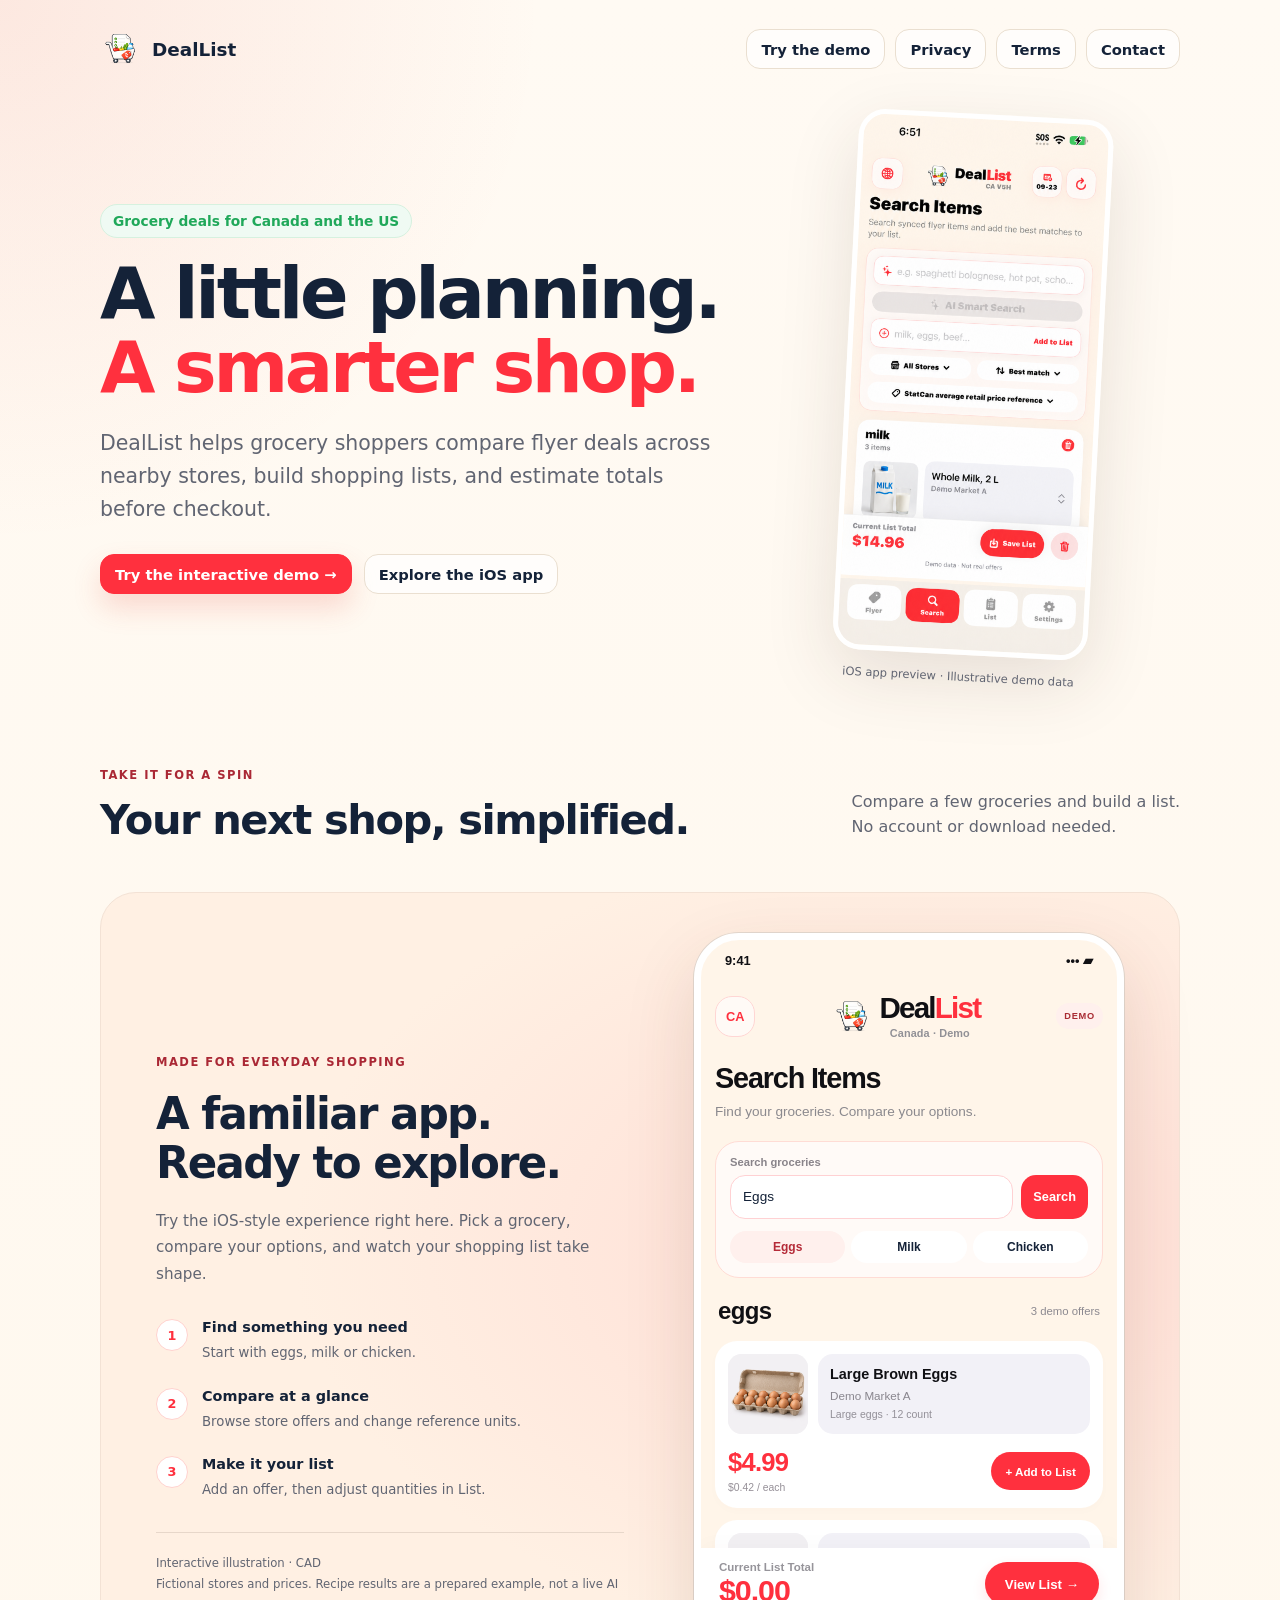
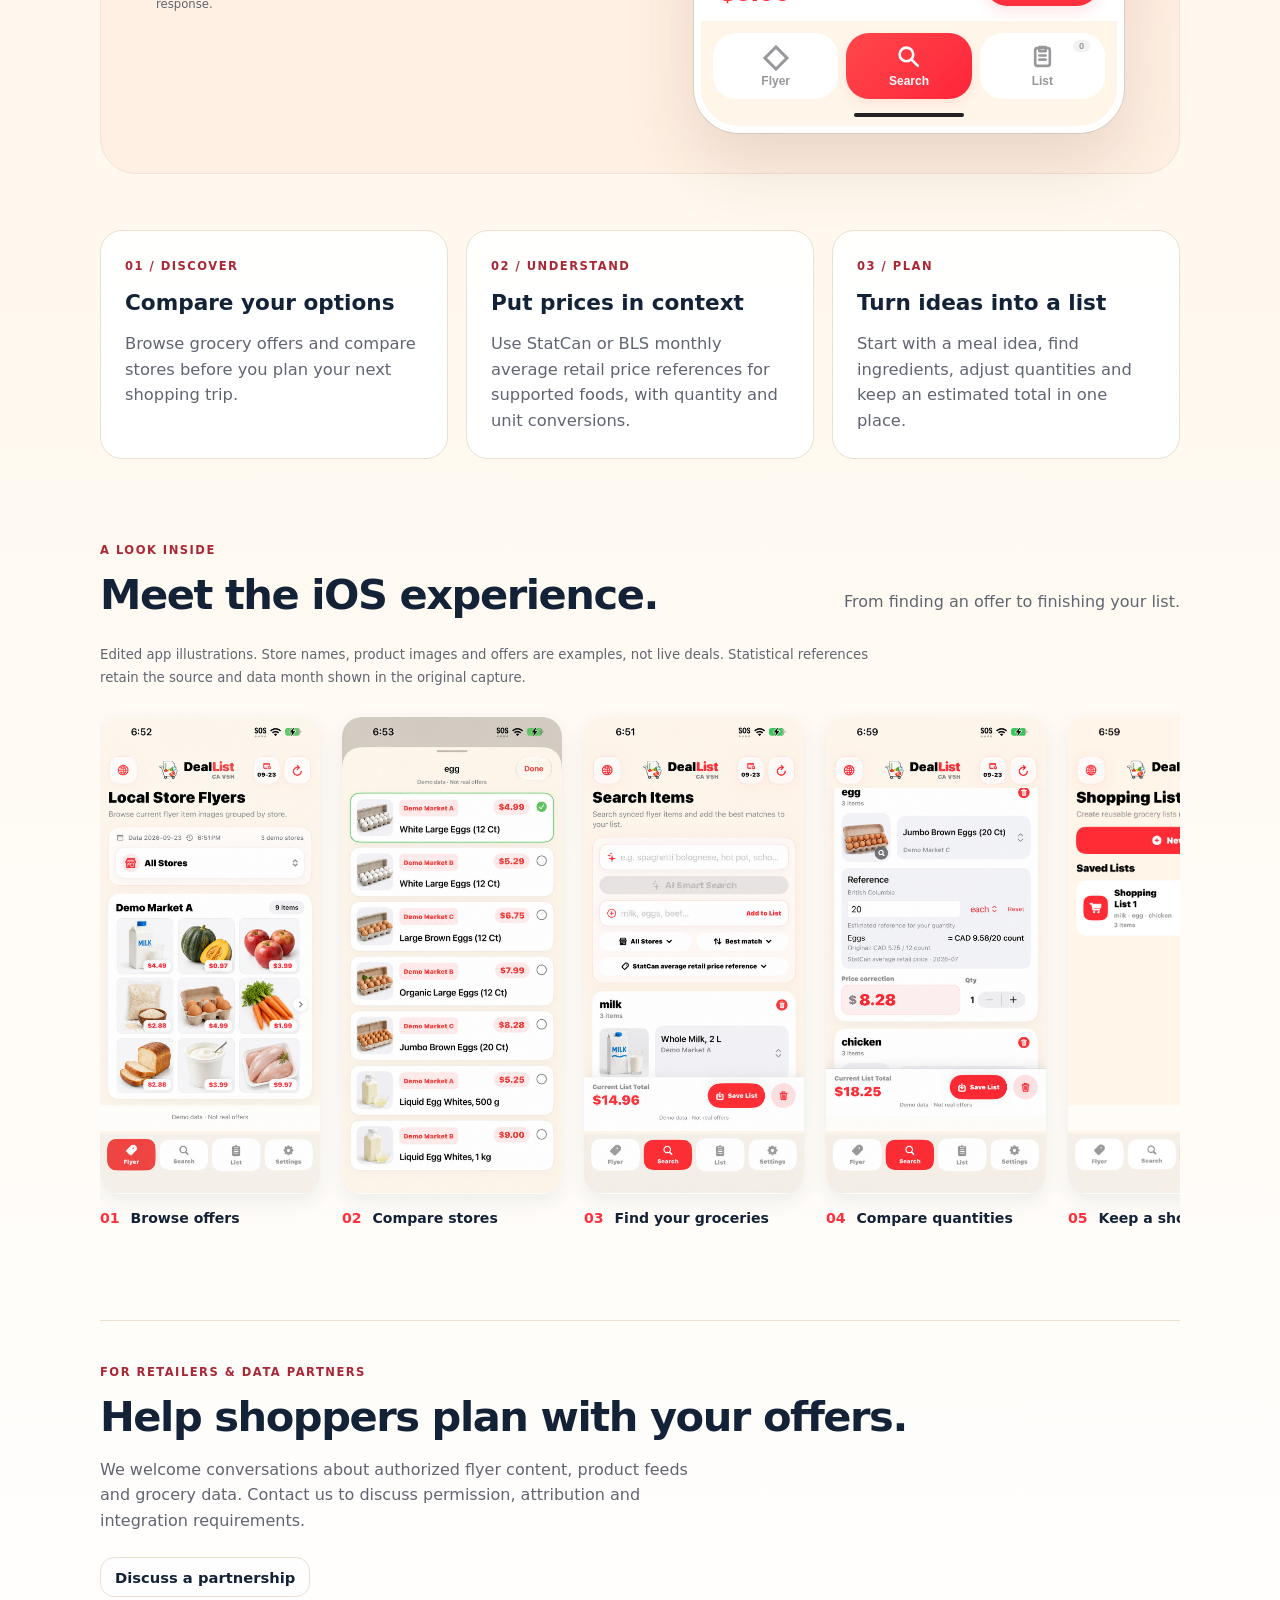
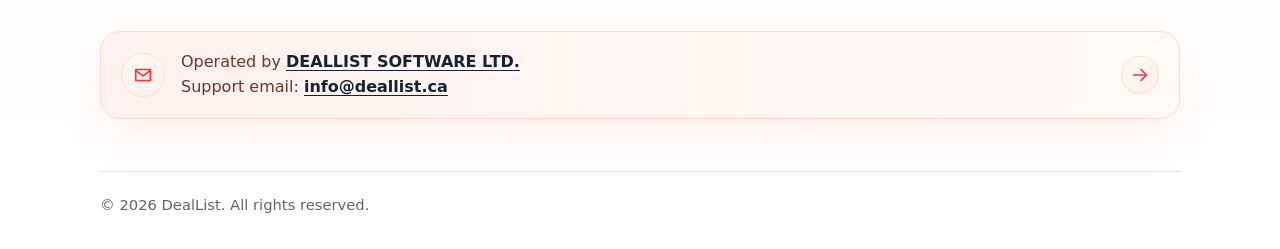
<file: index.html>
<!doctype html>
<html lang="en">
  <head>
    <meta charset="utf-8" />
    <meta name="viewport" content="width=device-width, initial-scale=1" />
    <title>DealList - Grocery Deals, Flyers, and Price Comparison App</title>
    <meta
      name="description"
      content="DealList helps shoppers in Canada and the United States compare grocery flyer deals and nearby store offers while building smart shopping lists."
    />
    <meta
      name="keywords"
      content="DealList, grocery deals, grocery flyers, price comparison, shopping list app, Canada grocery deals, US grocery deals, flyer deals, supermarket prices"
    />
    <meta name="robots" content="index, follow" />
    <meta name="author" content="DealList" />
    <link rel="canonical" href="https://deallist.ca/" />
    <link rel="icon" type="image/png" sizes="32x32" href="/favicon-32.png" />
    <link rel="icon" type="image/png" sizes="192x192" href="/favicon-192.png" />
    <link rel="apple-touch-icon" sizes="180x180" href="/apple-touch-icon.png" />
    <meta property="og:type" content="website" />
    <meta property="og:url" content="https://deallist.ca/" />
    <meta property="og:title" content="DealList - Grocery Deals and Price Comparison" />
    <meta
      property="og:description"
      content="Compare grocery flyer deals across nearby stores in Canada and the United States."
    />
    <meta property="og:image" content="https://deallist.ca/assets/demo/03-search-demo.png" />
    <meta name="twitter:card" content="summary_large_image" />
    <meta name="twitter:title" content="DealList - Grocery Deals and Price Comparison" />
    <meta
      name="twitter:description"
      content="Find local grocery flyer deals, compare prices, and build smarter shopping lists."
    />
    <meta name="twitter:image" content="https://deallist.ca/assets/demo/03-search-demo.png" />
    <script type="application/ld+json">
      {
        "@context": "https://schema.org",
        "@type": "SoftwareApplication",
        "name": "DealList",
        "applicationCategory": "ShoppingApplication",
        "operatingSystem": "iOS",
        "description": "DealList helps shoppers compare grocery flyer deals across nearby stores in Canada and the United States.",
        "url": "https://deallist.ca/",
        "image": "https://deallist.ca/assets/demo/03-search-demo.png",
        "publisher": {
          "@type": "Organization",
          "name": "DealList"
        }
      }
    </script>
    <style>
      :root {
        --ink: #142238;
        --muted: #5f6877;
        --paper: #fff8ee;
        --card: #ffffff;
        --line: #eadfd0;
        --accent: #e64a3a;
        --accent-soft: #fff0ed;
        --green: #20a85a;
        --shadow-soft: 0 20px 55px rgba(20, 34, 56, 0.10);
        --shadow-hover: 0 28px 70px rgba(20, 34, 56, 0.16);
      }

      * {
        box-sizing: border-box;
      }

      body {
        margin: 0;
        font-family: Inter, ui-sans-serif, system-ui, -apple-system, BlinkMacSystemFont, "Segoe UI", sans-serif;
        color: var(--ink);
        background:
          radial-gradient(circle at top left, rgba(230, 74, 58, 0.10), transparent 34rem),
          linear-gradient(180deg, #fffaf3 0%, #fff8ee 52%, #ffffff 100%);
        min-height: 100vh;
      }

      a {
        color: inherit;
      }

      .page {
        width: min(1080px, calc(100% - 32px));
        margin: 0 auto;
        padding: 28px 0 36px;
      }

      .nav {
        display: flex;
        align-items: center;
        justify-content: space-between;
        gap: 16px;
        margin-bottom: 44px;
      }

      .brand {
        display: flex;
        align-items: center;
        gap: 10px;
        font-weight: 800;
        font-size: 1.15rem;
      }

      .brand img {
        width: 42px;
        height: 42px;
        object-fit: contain;
      }

      .nav-links {
        display: flex;
        align-items: center;
        gap: 10px;
        flex-wrap: wrap;
        justify-content: flex-end;
      }

      .nav-links a,
      .button {
        display: inline-flex;
        align-items: center;
        justify-content: center;
        min-height: 40px;
        padding: 10px 14px;
        border-radius: 14px;
        border: 1px solid var(--line);
        background: rgba(255, 255, 255, 0.72);
        text-decoration: none;
        font-weight: 700;
        font-size: 0.92rem;
        transition: transform 180ms ease, box-shadow 180ms ease, border-color 180ms ease, background 180ms ease, color 180ms ease;
      }

      .nav-links a:hover,
      .button:hover {
        transform: translateY(-2px);
        border-color: rgba(230, 74, 58, 0.32);
        background: #ffffff;
        box-shadow: 0 12px 28px rgba(20, 34, 56, 0.10);
      }

      .hero {
        display: grid;
        grid-template-columns: minmax(0, 1.08fr) minmax(260px, 0.72fr);
        gap: 42px;
        align-items: center;
      }

      .eyebrow {
        display: inline-flex;
        align-items: center;
        gap: 8px;
        color: var(--green);
        background: #effaf3;
        border: 1px solid #d6f1df;
        border-radius: 999px;
        padding: 8px 12px;
        font-size: 0.86rem;
        font-weight: 800;
        margin-bottom: 18px;
      }

      h1 {
        margin: 0;
        font-size: clamp(2.5rem, 7vw, 5.3rem);
        line-height: 0.95;
        letter-spacing: 0;
      }

      .title-accent {
        color: var(--accent);
      }

      .lead {
        margin: 22px 0 0;
        color: var(--muted);
        font-size: clamp(1.05rem, 2.6vw, 1.28rem);
        line-height: 1.62;
        max-width: 680px;
      }

      .actions {
        display: flex;
        gap: 12px;
        flex-wrap: wrap;
        margin-top: 28px;
      }

      .button.primary {
        color: #ffffff;
        background: var(--accent);
        border-color: var(--accent);
        box-shadow: 0 14px 28px rgba(230, 74, 58, 0.18);
      }

      .button.primary:hover {
        background: #d93f31;
        border-color: #d93f31;
        box-shadow: 0 18px 34px rgba(230, 74, 58, 0.26);
      }

      .visual {
        background: transparent;
        border: 0;
        border-radius: 28px;
        padding: 0;
        box-shadow: none;
      }

      .visual img {
        display: block;
        width: 100%;
        height: auto;
        border-radius: 18px;
        object-fit: contain;
      }

      .features {
        display: grid;
        grid-template-columns: repeat(3, minmax(0, 1fr));
        gap: 18px;
        margin-top: 56px;
      }

      .feature {
        position: relative;
        overflow: hidden;
        background: linear-gradient(180deg, rgba(255, 255, 255, 0.96), #ffffff);
        border: 1px solid var(--line);
        border-radius: 22px;
        padding: 24px;
        min-height: 220px;
        box-shadow: var(--shadow-soft);
        transition: transform 200ms ease, box-shadow 200ms ease, border-color 200ms ease;
      }

      .feature:hover {
        transform: translateY(-5px);
        border-color: rgba(230, 74, 58, 0.24);
        box-shadow: var(--shadow-hover);
      }

      .feature-icon,
      .support-icon,
      .support-arrow {
        display: inline-flex;
        align-items: center;
        justify-content: center;
        color: var(--accent);
        background: linear-gradient(145deg, #fff8f2, #fff1ec);
        border: 1px solid #f7ded2;
        box-shadow: inset 0 1px 0 rgba(255, 255, 255, 0.8);
      }

      .feature-icon {
        width: 64px;
        height: 64px;
        border-radius: 20px;
        margin-bottom: 26px;
      }

      .feature-icon svg,
      .support-icon svg,
      .support-arrow svg {
        width: 34px;
        height: 34px;
        stroke: currentColor;
        stroke-width: 1.8;
        fill: none;
        stroke-linecap: round;
        stroke-linejoin: round;
      }

      .feature strong {
        display: block;
        margin-bottom: 12px;
        font-size: clamp(1.25rem, 2.1vw, 1.55rem);
        line-height: 1.18;
      }

      .feature p {
        margin: 0;
        color: var(--muted);
        line-height: 1.58;
        font-size: 1.02rem;
        min-height: 78px;
      }

      .feature-demo {
        margin-top: 20px;
        border: 1px solid #f1e1d3;
        border-radius: 18px;
        overflow: hidden;
        background: var(--paper);
        box-shadow: 0 16px 34px rgba(20, 34, 56, 0.10);
      }

      .feature-demo video {
        display: block;
        width: 100%;
        aspect-ratio: 9 / 16;
        max-height: 360px;
        object-fit: cover;
        object-position: top center;
      }

      .feature-demo.narrow video {
        aspect-ratio: 54 / 101;
      }

      .support-note {
        display: flex;
        align-items: center;
        gap: 16px;
        margin-top: 34px;
        background: linear-gradient(90deg, rgba(255, 240, 237, 0.88), rgba(255, 249, 244, 0.86));
        border: 1px solid #ffd8d2;
        border-radius: 20px;
        padding: 18px 20px;
        color: #73312b;
        line-height: 1.55;
        text-decoration: none;
        box-shadow: 0 16px 44px rgba(230, 74, 58, 0.08);
        transition: transform 180ms ease, box-shadow 180ms ease, border-color 180ms ease;
      }

      .support-note:hover {
        transform: translateY(-3px);
        border-color: rgba(230, 74, 58, 0.34);
        box-shadow: 0 22px 54px rgba(230, 74, 58, 0.13);
      }

      .support-icon {
        flex: 0 0 auto;
        width: 44px;
        height: 44px;
        border-radius: 50%;
      }

      .support-icon svg,
      .support-arrow svg {
        width: 22px;
        height: 22px;
      }

      .support-text {
        flex: 1;
        min-width: 0;
      }

      .support-text strong {
        font-weight: 800;
        color: var(--ink);
        text-decoration: underline;
        text-underline-offset: 3px;
      }

      .support-arrow {
        flex: 0 0 auto;
        width: 38px;
        height: 38px;
        border-radius: 50%;
      }

      footer {
        display: flex;
        justify-content: space-between;
        gap: 18px;
        flex-wrap: wrap;
        color: var(--muted);
        border-top: 1px solid var(--line);
        margin-top: 52px;
        padding-top: 24px;
        font-size: 0.92rem;
      }

      footer a {
        color: var(--ink);
        font-weight: 700;
      }

      @media (max-width: 760px) {
        .page {
          width: min(100% - 24px, 1080px);
          padding-top: 18px;
        }

        .nav {
          align-items: flex-start;
          margin-bottom: 28px;
        }

        .nav-links {
          gap: 8px;
        }

        .nav-links a {
          min-height: 36px;
          padding: 8px 10px;
          font-size: 0.82rem;
        }

        .hero,
        .features {
          grid-template-columns: 1fr;
        }

        .feature {
          min-height: 0;
        }

        .feature p {
          min-height: 0;
        }

        .feature-demo video {
          max-height: 420px;
        }

        .support-note {
          align-items: flex-start;
        }

        .visual {
          order: -1;
          padding: 0;
          border-radius: 22px;
        }
      }
    </style>
      <link rel="stylesheet" href="/demo.css" />
    <script type="module" src="/demo.js"></script>
  </head>
  <body>
    <main class="page">
      <nav class="nav" aria-label="Main navigation">
        <a class="brand" href="/" aria-label="DealList home">
          <img src="deal-cart-header.png" alt="" />
          <span>DealList</span>
        </a>
        <div class="nav-links">
          <a href="#demo">Try the demo</a><a href="https://deallist.ca/Privacy-Policy-DealList/">Privacy</a>
          <a href="https://deallist.ca/Privacy-Policy-DealList/TERMS_OF_USE">Terms</a>
          <a href="/contact/">Contact</a>
        </div>
      </nav>

      <section class="hero">
        <div>
          <div class="eyebrow">Grocery deals for Canada and the US</div>
          <h1>A little planning.<br /><span class="title-accent">A smarter shop.</span></h1>
          <p class="lead">
            DealList helps grocery shoppers compare flyer deals across nearby stores,
            build shopping lists, and estimate totals before checkout.
          </p>
          <div class="actions">
            <a class="button primary" href="#demo">Try the interactive demo <span aria-hidden="true">&nbsp;→</span></a>
            <a class="button" href="#screens">Explore the iOS app</a>
          </div>
        </div>
        <figure class="visual"><img src="assets/demo/03-search-demo.png" width="852" height="1846" alt="Illustrative DealList iOS search screen with a fictional milk offer" /><figcaption>iOS app preview · Illustrative demo data</figcaption></figure>
      </section>

      <section id="demo" class="demo-section" aria-labelledby="demo-title">
        <div class="section-heading"><div><span class="kicker">TAKE IT FOR A SPIN</span><h2 id="demo-title">Your next shop, simplified.</h2></div><p>Compare a few groceries and build a list.<br />No account or download needed.</p></div>
        <div class="demo-stage">
          <aside class="demo-guide"><span class="kicker">MADE FOR EVERYDAY SHOPPING</span><h3>A familiar app.<br />Ready to explore.</h3><p>Try the iOS-style experience right here. Pick a grocery, compare your options, and watch your shopping list take shape.</p><ol><li><strong>Find something you need</strong><span>Start with eggs, milk or chicken.</span></li><li><strong>Compare at a glance</strong><span>Browse store offers and change reference units.</span></li><li><strong>Make it your list</strong><span>Add an offer, then adjust quantities in List.</span></li></ol><p class="demo-disclosure">Interactive illustration · CAD<br />Fictional stores and prices. Recipe results are a prepared example, not a live AI response.</p></aside>
          <div class="demo-shell">
            <div class="phone-status" aria-hidden="true"><span>9:41</span><span>••• ▰</span></div>
            <div class="demo-top"><span class="country-chip">CA</span><div class="app-wordmark"><img src="deal-cart-header.png" alt="" /><strong>Deal<span>List</span><small>Canada · Demo</small></strong></div><span class="demo-badge">DEMO</span></div>
            <div class="app-scroll"><div id="demo-content"></div><p id="demo-status" class="demo-status" role="status" aria-live="polite"></p></div>
            <div class="app-total"><div><span>Current List Total</span><strong id="app-total-value">$0.00</strong></div><button class="primary-btn" id="open-demo-list">View List <span aria-hidden="true">→</span></button></div>
            <nav class="demo-tabs" aria-label="Demo views"><button type="button" data-view="flyers" aria-pressed="false"><span class="nav-symbol" aria-hidden="true">◇</span>Flyer</button><button type="button" data-view="search" aria-pressed="true"><svg viewBox="0 0 24 24" aria-hidden="true"><circle cx="10" cy="10" r="6.5"/><path d="m15 15 6 6"/></svg>Search</button><button type="button" data-view="list" aria-pressed="false"><svg viewBox="0 0 24 24" aria-hidden="true"><rect x="5" y="4" width="14" height="17" rx="2"/><path d="M9 3h6v4H9zM9 11h6M9 15h6"/></svg>List <span id="list-count">0</span></button></nav>
            <div class="home-indicator" aria-hidden="true"></div>
            <noscript><p>Enable JavaScript to try the demo, or explore the app images below.</p></noscript>
          </div>
        </div>
      </section>
      <section class="features" aria-label="DealList features">
        <article class="feature"><span class="kicker">01 / DISCOVER</span><h3>Compare your options</h3><p>Browse grocery offers and compare stores before you plan your next shopping trip.</p></article>
        <article class="feature"><span class="kicker">02 / UNDERSTAND</span><h3>Put prices in context</h3><p>Use StatCan or BLS monthly average retail price references for supported foods, with quantity and unit conversions.</p></article>
        <article class="feature"><span class="kicker">03 / PLAN</span><h3>Turn ideas into a list</h3><p>Start with a meal idea, find ingredients, adjust quantities and keep an estimated total in one place.</p></article>
      </section>
      <section id="screens" class="screens-section" aria-labelledby="screens-title"><div class="section-heading"><div><span class="kicker">A LOOK INSIDE</span><h2 id="screens-title">Meet the iOS experience.</h2></div><p>From finding an offer to finishing your list.</p></div>
        <p class="gallery-note">Edited app illustrations. Store names, product images and offers are examples, not live deals. Statistical references retain the source and data month shown in the original capture.</p>
        <div class="screens-gallery" tabindex="0" role="region" aria-label="Five app demonstration images; scroll horizontally to explore">
<figure><a href="assets/demo/01-flyers-demo.png" target="_blank" rel="noopener" aria-label="Open browse offers demonstration image"><img src="assets/demo/01-flyers-demo.png" loading="lazy" alt="Illustrative flyer grid with generic groceries from Demo Market A" /></a><figcaption><span>01</span> Browse offers</figcaption></figure><figure><a href="assets/demo/02-eggs-demo.png" target="_blank" rel="noopener" aria-label="Open compare stores demonstration image"><img src="assets/demo/02-eggs-demo.png" loading="lazy" alt="Illustrative egg offers from three fictional stores" /></a><figcaption><span>02</span> Compare stores</figcaption></figure><figure><a href="assets/demo/03-search-demo.png" target="_blank" rel="noopener" aria-label="Open find your groceries demonstration image"><img src="assets/demo/03-search-demo.png" loading="lazy" alt="Illustrative milk search result and shopping list controls" /></a><figcaption><span>03</span> Find your groceries</figcaption></figure><figure><a href="assets/demo/04-reference-demo.png" target="_blank" rel="noopener" aria-label="Open compare quantities demonstration image"><img src="assets/demo/04-reference-demo.png" loading="lazy" alt="StatCan reference quantity conversion shown alongside a fictional egg offer" /></a><figcaption><span>04</span> Compare quantities</figcaption></figure><figure><a href="assets/demo/05-shopping-list.png" target="_blank" rel="noopener" aria-label="Open keep a shopping list demonstration image"><img src="assets/demo/05-shopping-list.png" loading="lazy" alt="DealList saved shopping list screen" /></a><figcaption><span>05</span> Keep a shopping list</figcaption></figure>
        </div>
      </section>
      <section class="partner-section" aria-labelledby="partner-title"><span class="kicker">FOR RETAILERS & DATA PARTNERS</span><h2 id="partner-title">Help shoppers plan with your offers.</h2><p>We welcome conversations about authorized flyer content, product feeds and grocery data. Contact us to discuss permission, attribution and integration requirements.</p><a class="button" href="mailto:info@deallist.ca?subject=DealList%20content%20partnership">Discuss a partnership</a></section>
      <a class="support-note" href="/contact/">
        <span class="support-icon" aria-hidden="true">
          <svg viewBox="0 0 24 24">
            <path d="M4 6h16v12H4z" />
            <path d="m4 7 8 6 8-6" />
          </svg>
        </span>
        <span class="support-text">Operated by <strong>DEALLIST SOFTWARE LTD.</strong><br />Support email: <strong>info@deallist.ca</strong></span>
        <span class="support-arrow" aria-hidden="true">
          <svg viewBox="0 0 24 24">
            <path d="M5 12h14" />
            <path d="m13 6 6 6-6 6" />
          </svg>
        </span>
      </a>

      <footer>
        <span>&copy; 2026 DealList. All rights reserved.</span>
      </footer>
    </main>
  </body>
</html>
</file>
<file: demo.css>
:root{--accent:#ff303e;--muted:#616572}html{scroll-behavior:smooth;scroll-padding-top:24px}button,input,select{font:inherit}button{cursor:pointer}button,a,input,select{touch-action:manipulation}button:focus-visible,a:focus-visible,input:focus-visible,select:focus-visible,[tabindex]:focus-visible{outline:3px solid #246849;outline-offset:4px}.brand{text-decoration:none}h1{font-size:clamp(2.65rem,5.6vw,4.65rem);line-height:1.04;letter-spacing:-.045em}h2{font-size:clamp(1.8rem,3.5vw,2.6rem);letter-spacing:-.035em;margin:12px 0}h3{font-size:1.35rem;margin:16px 0}.hero{grid-template-columns:1.2fr .8fr}.visual{margin:0 auto;max-width:255px;transform:rotate(3deg)}.visual img{box-shadow:0 24px 70px #40271f20;border:5px solid white;border-radius:27px}.visual figcaption{font-size:.72rem;text-align:center;color:var(--muted);margin-top:15px}.section-heading{display:flex;align-items:end;justify-content:space-between;gap:24px}.section-heading p,.partner-section p{line-height:1.6;color:var(--muted);max-width:620px}.kicker{font-size:.72rem;font-weight:800;letter-spacing:.13em;color:#aa2835}.demo-section,.screens-section{margin-top:80px}.demo-shell{margin-top:24px;border:1px solid #eadfd0;border-radius:26px;background:#fffaf5;overflow:hidden;box-shadow:var(--shadow-soft)}.demo-top{display:flex;justify-content:space-between;align-items:center;gap:14px;padding:24px 26px 12px}.demo-top strong{font-size:1.55rem;letter-spacing:-.04em}.demo-top strong>span{color:var(--accent)}.demo-top small{font-weight:500;font-size:.8rem;letter-spacing:0;color:var(--muted);margin-left:10px}.demo-badge{background:#fff0ed;color:#a92c34;border-radius:20px;padding:7px 12px;font-size:.74rem;font-weight:700}.demo-disclosure{font-size:.8rem;color:var(--muted);margin:0;padding:0 26px 18px;line-height:1.5}.demo-tabs{display:flex;gap:6px;padding:0 26px 18px;border-bottom:1px solid var(--line)}.demo-tabs button,.chip,.secondary{border:1px solid var(--line);background:white;color:var(--ink);border-radius:12px;padding:11px 15px;font-weight:650}.demo-tabs button[aria-pressed=true]{background:var(--accent);color:white;border-color:var(--accent)}#list-count{display:inline-grid;place-items:center;min-width:20px;border-radius:20px;padding:1px 4px;background:#0000000d;font-size:.75rem}#demo-content{padding:24px 26px;min-height:345px}.search-form{display:flex;gap:10px;align-items:end}.field{display:flex;flex-direction:column;gap:7px;flex:1;min-width:0}.field label,.quantity-field label{font-size:.78rem;font-weight:700}.field input,.quantity-field input,.quantity-field select{width:100%;padding:12px;border:1px solid #c9c5c0;border-radius:12px;background:white;color:var(--ink);min-height:44px}.primary-btn{background:var(--accent);color:white;border:0;border-radius:12px;min-height:44px;padding:12px 17px;font-weight:700}.chips{display:flex;flex-wrap:wrap;gap:8px;margin:14px 0 24px}.chip{padding:7px 12px;font-size:.82rem}.chip[aria-pressed=true]{border-color:var(--accent);color:#b52b38;background:#fff0ed}.result-heading{display:flex;justify-content:space-between;align-items:center;gap:12px}.result-heading h3{margin:4px 0}.result-heading p{font-size:.8rem;color:var(--muted)}.offers{display:grid;grid-template-columns:repeat(3,minmax(0,1fr));gap:14px;margin:14px 0}.offer{padding:20px;background:white;border:1px solid var(--line);border-radius:19px;display:flex;flex-direction:column;gap:9px}.offer h4{font-size:1rem;margin:4px 0}.offer .store{font-size:.78rem;color:var(--muted);margin:0}.offer .spec{font-size:.8rem;color:var(--muted);margin:0}.offer .price{font-size:1.7rem;font-weight:800;letter-spacing:-.03em;margin-top:auto}.offer .unit-price{font-size:.74rem;color:var(--muted)}.offer button{margin-top:10px}.reference{border-radius:16px;background:#f1f0f6;padding:17px 20px}.reference summary{font-weight:700;cursor:pointer;line-height:1.5}.reference p{font-size:.85rem;color:var(--muted);line-height:1.5}.quantity-row{display:flex;gap:12px;flex-wrap:wrap;align-items:end}.quantity-field{display:flex;flex-direction:column;gap:7px;width:130px}.reference output{font-weight:750;display:block;margin:14px 0 4px}.example-recipe{border-top:1px solid var(--line);margin-top:22px;padding-top:20px}.example-recipe p{font-size:.85rem;color:var(--muted);line-height:1.5}.recipe-ingredients{display:flex;gap:8px;flex-wrap:wrap}.recipe-ingredients span{padding:7px 10px;background:white;border:1px solid var(--line);border-radius:10px}.demo-status{margin:0;min-height:42px;padding:0 26px 16px;color:#266749;font-size:.88rem}.empty-state{padding:35px 0;color:var(--muted);line-height:1.7}.list-row{display:flex;gap:15px;align-items:center;justify-content:space-between;padding:18px 0;border-bottom:1px solid var(--line)}.list-row h4{margin:0 0 7px}.list-row p{margin:0;color:var(--muted);font-size:.8rem}.list-controls{display:flex;align-items:center;gap:9px;flex-wrap:wrap}.list-controls button{border:1px solid var(--line);background:white;color:var(--ink);border-radius:10px;min-width:38px;min-height:38px}.list-controls .remove{font-size:.74rem;padding:0 8px;color:#a02c35}.list-total{display:flex;justify-content:space-between;font-size:1.25rem;margin-top:24px;font-weight:800}.list-note{font-size:.8rem;color:var(--muted)}.feature{min-height:0;box-shadow:none}.feature p{min-height:0}.screens-gallery{display:flex;gap:22px;overflow-x:auto;padding:14px 5px 24px;scroll-snap-type:x mandatory}.screens-gallery figure{flex:0 0 220px;margin:0;scroll-snap-align:start}.screens-gallery img{display:block;width:100%;height:477px;object-fit:contain;object-position:top;border-radius:20px;box-shadow:0 7px 20px #14223813}.screens-gallery figcaption{font-size:.88rem;margin-top:16px;font-weight:700}.screens-gallery figcaption span{color:var(--accent);margin-right:6px}.gallery-note{max-width:800px;font-size:.83rem;line-height:1.7;color:var(--muted)}.partner-section{margin-top:70px;border-top:1px solid var(--line);padding-top:40px}.partner-section .button{margin-top:8px}@media(max-width:760px){.hero{grid-template-columns:1fr}.visual{order:0;margin-top:22px;max-width:235px;transform:none}.section-heading{display:block}.demo-top{flex-wrap:wrap;padding:20px 16px 12px}.demo-disclosure{padding:0 16px 15px}.demo-tabs{padding:0 12px 14px;gap:5px}.demo-tabs button{flex:1;padding:10px 6px;font-size:.76rem}#demo-content{padding:20px 16px}.offers{grid-template-columns:1fr}.offer{display:grid;grid-template-columns:1fr auto;gap:7px 14px;padding:16px}.offer h4,.offer .store,.offer .spec{grid-column:1}.offer .price{grid-column:2;grid-row:1/3;text-align:right;font-size:1.5rem}.offer .unit-price{grid-column:2;grid-row:3;text-align:right}.offer button{grid-column:1/-1}.search-form{align-items:end}.search-form .primary-btn{padding:12px}.list-row{align-items:start;flex-wrap:wrap}.demo-section,.screens-section{margin-top:55px}.reference{padding:16px}.demo-status{padding-left:16px;padding-right:16px}.nav-links{max-width:220px}.screens-gallery figure{flex-basis:210px}.screens-gallery img{height:455px}.result-heading{align-items:start}.result-heading p{max-width:130px;text-align:right}}@media(prefers-reduced-motion:reduce){html{scroll-behavior:auto}*,*::before,*::after{transition:none!important;animation:none!important}}
/* iOS-style interactive presentation, scoped to the demo. */
.demo-stage{display:grid;grid-template-columns:1fr 430px;align-items:center;gap:70px;margin:36px 0 10px;padding:40px 55px;border-radius:36px;background:radial-gradient(ellipse at 80% 40%,#ffdcd4 0,transparent 55%),#fff0e3;border:1px solid #f3e2d5}.demo-guide h3{font-size:clamp(2rem,3.4vw,3rem);line-height:1.12;letter-spacing:-.04em;margin:20px 0}.demo-guide>p{line-height:1.75;color:var(--muted);font-size:.95rem}.demo-guide ol{list-style:none;counter-reset:steps;padding:0;margin:32px 0}.demo-guide li{counter-increment:steps;position:relative;padding-left:46px;margin:24px 0}.demo-guide li:before{content:counter(steps);position:absolute;left:0;top:0;background:white;border:1px solid #ffd2ce;border-radius:50%;width:30px;height:30px;display:grid;place-items:center;font-weight:800;color:var(--accent);font-size:.8rem}.demo-guide li strong{display:block;font-size:.9rem;margin-bottom:7px}.demo-guide li span{font-size:.83rem;color:var(--muted);line-height:1.6;display:block}.demo-guide .demo-disclosure{padding:20px 0 0;border-top:1px solid #e7d7ca;font-size:.73rem}.demo-shell{margin:0;width:100%;height:800px;border:7px solid #fff;border-radius:45px;box-shadow:0 30px 70px #5e392125,0 0 0 1px #e4d9d0;display:flex;flex-direction:column;background:#fff5e9;color:#101014;font-family:-apple-system,BlinkMacSystemFont,'Segoe UI',sans-serif}.phone-status{display:flex;justify-content:space-between;padding:13px 24px 0;font-weight:700;font-size:.8rem;height:37px;flex-shrink:0}.demo-top{padding:16px 14px;gap:8px;flex-wrap:nowrap;flex-shrink:0}.app-wordmark{display:flex;align-items:center;gap:5px}.app-wordmark img{width:43px;height:43px;object-fit:contain}.demo-top strong{font-size:1.85rem;font-weight:850;line-height:1;letter-spacing:-.06em}.demo-top small{display:block;text-align:center;font-size:.68rem;font-weight:700;letter-spacing:.01em;margin:6px 0 0;color:#919096}.country-chip{border:1px solid #ffd6d4;border-radius:17px;background:#fffaf6;color:var(--accent);padding:12px 10px;font-weight:750;font-size:.8rem}.demo-top .demo-badge{padding:8px;font-size:.58rem;letter-spacing:.08em}.app-scroll{overflow-y:auto;min-height:0;flex:1;scrollbar-width:thin;scrollbar-color:#e2cdc5 transparent;scroll-behavior:smooth}#demo-content{padding:0 14px 14px;min-height:0}.app-page-heading h3{font-size:1.8rem;font-weight:800;letter-spacing:-.04em;margin:7px 0}.app-page-heading p{font-size:.85rem;line-height:1.5;color:#8b898e;margin:0 0 18px}.search-panel{padding:14px;background:#fffaf7;border:1px solid #ffdcd5;border-radius:24px}.search-form{gap:8px;align-items:end}.search-form .field label{font-size:.7rem;color:#89848a}.search-form .field input{border:1px solid #ffd1d3;border-radius:15px;padding:12px;min-width:0;font-size:.85rem}.search-form .primary-btn{padding:12px;font-size:.8rem;border-radius:15px}.demo-shell .chips{margin:12px 0 0;gap:6px}.demo-shell .chip{flex:1;border:0;border-radius:20px;font-size:.75rem;padding:9px}.demo-shell .result-heading{padding:15px 3px 2px;align-items:center}.demo-shell .result-heading h3{font-size:1.5rem;font-weight:800;letter-spacing:-.025em}.demo-shell .result-heading p{font-size:.71rem;color:#8c8990}.demo-shell .offers{display:grid;grid-template-columns:1fr;gap:12px;margin:10px 0 14px}.demo-shell .offer{display:grid;grid-template-columns:80px minmax(0,1fr);gap:10px;background:white;border:0;padding:13px;border-radius:22px;box-shadow:0 3px 10px #7c544004}.product-photo{display:block;width:80px;height:80px;border-radius:14px;background:#f4f3f6;object-fit:contain;align-self:center}.offer-description{border-radius:15px;background:#f2f1f7;padding:11px 12px;min-width:0}.demo-shell .offer h4{font-size:.9rem;line-height:1.3;margin:0 0 5px}.demo-shell .offer .store{font-size:.73rem;color:#89868e;line-height:1.4}.demo-shell .offer .spec{font-size:.66rem;margin-top:3px;color:#939098}.offer-bottom{display:flex;justify-content:space-between;align-items:center;grid-column:1/-1;gap:10px;padding-top:3px}.demo-shell .offer .price{font-size:1.6rem;color:var(--accent);text-align:left;line-height:1.2;font-weight:850}.demo-shell .offer .unit-price{font-size:.65rem;text-align:left;color:#969098}.demo-shell .offer button{font-size:.73rem;border-radius:22px;margin:0;min-height:38px;padding:10px 14px}.demo-shell .reference{border:0;border-radius:18px;background:#f1f0f6;padding:15px}.reference summary{font-size:.95rem}.reference-tag{float:right;font-size:.64rem;color:#8a828f;font-weight:500;margin-top:4px}.demo-shell .reference p{font-size:.73rem;line-height:1.6}.demo-shell .reference output{font-size:.88rem}.demo-shell .quantity-field{width:calc(50% - 6px)}.demo-shell .quantity-field input,.demo-shell .quantity-field select{font-size:.85rem;min-height:42px}.demo-shell .example-recipe{border:1px solid #ffdcd5;background:#fffaf7;border-radius:23px;margin-top:15px;padding:16px}.example-recipe strong{font-size:.9rem}.demo-shell .example-recipe p{font-size:.75rem}.demo-shell .secondary{font-size:.75rem;padding:10px 12px;border-radius:20px}.demo-shell .recipe-ingredients{gap:5px}.demo-shell .recipe-ingredients span{font-size:.72rem}.demo-shell .demo-status{font-size:.74rem;min-height:0;padding:0 20px 12px}.demo-shell .demo-status:empty{padding:0}.app-total{background:#fff;display:flex;justify-content:space-between;align-items:center;padding:13px 18px;gap:10px;box-shadow:0 -4px 18px #49280e06;flex-shrink:0}.app-total>div>span{display:block;font-size:.72rem;color:#96949a;font-weight:750}.app-total strong{display:block;color:var(--accent);font-size:1.9rem;font-weight:850;letter-spacing:-.035em}.app-total button{font-size:.83rem;border-radius:25px;padding:12px 20px;box-shadow:0 6px 14px #ff303e20}.demo-tabs{border:0;background:#fff5e9;padding:12px 12px 5px;gap:8px;flex-shrink:0}.demo-tabs button{display:flex;flex-direction:column;align-items:center;justify-content:center;gap:5px;flex:1;min-height:66px;border:0;border-radius:23px;background:#fff;color:#99979b;font-size:.75rem;position:relative;padding:9px}.demo-tabs svg{width:25px;height:25px;fill:none;stroke:currentColor;stroke-width:2.5;stroke-linecap:round;stroke-linejoin:round}.nav-symbol{font-size:2rem;line-height:25px;font-weight:900}.demo-tabs button[aria-pressed=true]{background:linear-gradient(135deg,#ff484b,#ff253a);color:white;box-shadow:0 5px 12px #ff303e15}#list-count{position:absolute;right:15px;top:7px;min-width:17px;font-size:.58rem}.home-indicator{width:110px;height:4px;border-radius:5px;background:#242124;margin:9px auto;flex-shrink:0}.demo-shell .list-row{background:#fff;border:0;border-radius:20px;padding:16px;margin-top:12px;display:block}.list-row h4{font-size:1rem}.demo-shell .list-row p{font-size:.74rem}.demo-shell .list-controls{margin-top:13px;gap:9px}.demo-shell .list-controls strong{margin-left:auto;font-size:.9rem;color:var(--accent)}.demo-shell .list-controls .remove{font-size:.65rem}.demo-shell .list-total{font-size:1rem}.demo-shell .list-note{font-size:.72rem;line-height:1.6}.demo-shell .empty-state{font-size:.86rem;padding:30px 8px}.demo-shell .result-heading .secondary{font-size:.65rem;padding:8px 10px}@media(max-width:1000px){.demo-stage{grid-template-columns:1fr 390px;gap:30px;padding:30px}.demo-guide h3{font-size:2.2rem}}@media(max-width:760px){.demo-stage{grid-template-columns:1fr;padding:22px 8px;gap:25px;border-radius:25px}.demo-guide{padding:0 16px}.demo-guide h3{font-size:1.75rem;margin:12px 0}.demo-guide h3 br{display:none}.demo-guide ol{display:none}.demo-guide>p{font-size:.83rem}.demo-guide .demo-disclosure{padding-top:10px;font-size:.7rem}.demo-shell{max-width:410px;margin:auto;height:780px;border-width:5px;border-radius:35px}.demo-top{padding:14px 12px}.demo-shell #demo-content{padding:0 12px 12px}.demo-shell .offers{grid-template-columns:1fr}.demo-shell .offer h4,.demo-shell .offer .store,.demo-shell .offer .spec,.demo-shell .offer .price,.demo-shell .offer .unit-price,.demo-shell .offer button{grid-column:auto;grid-row:auto}.demo-tabs{padding:10px 10px 4px}.demo-tabs button{min-height:62px;font-size:.73rem}}@media(prefers-reduced-motion:reduce){.app-scroll{scroll-behavior:auto}}
</file>
